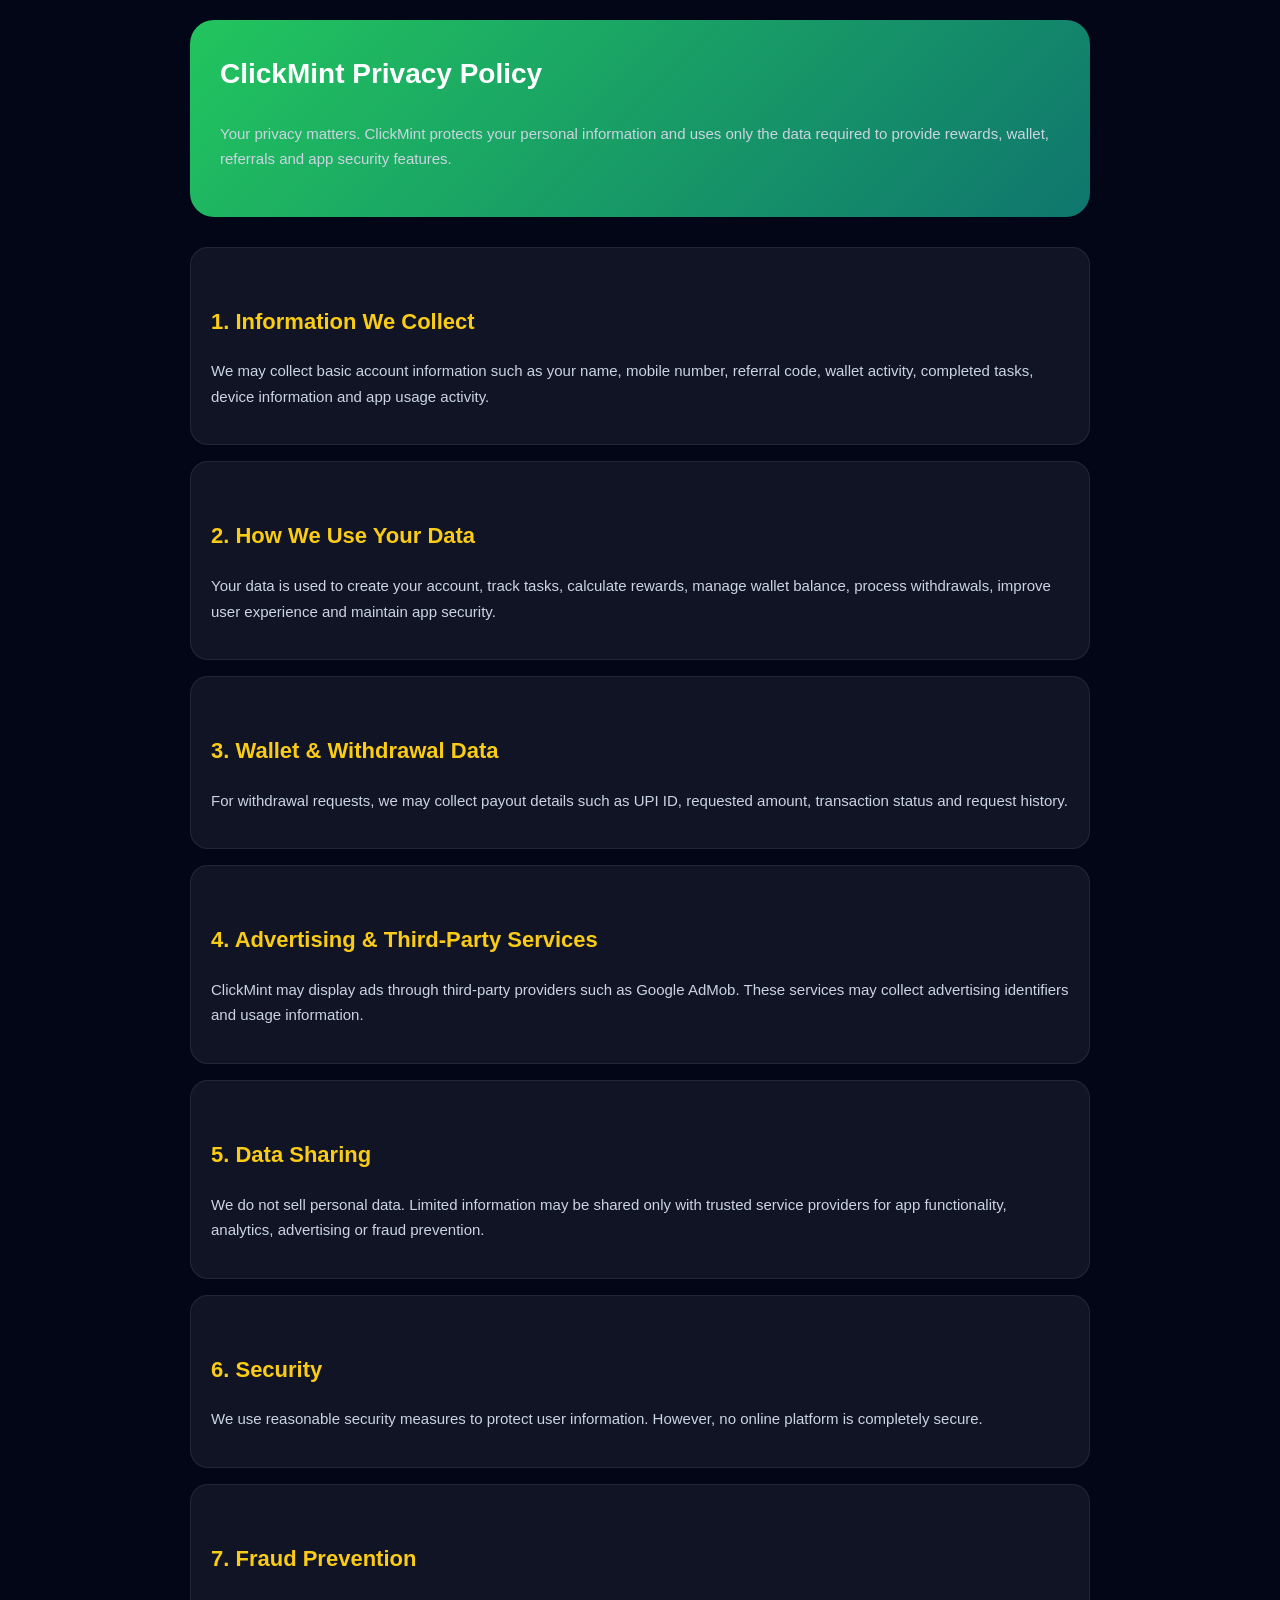
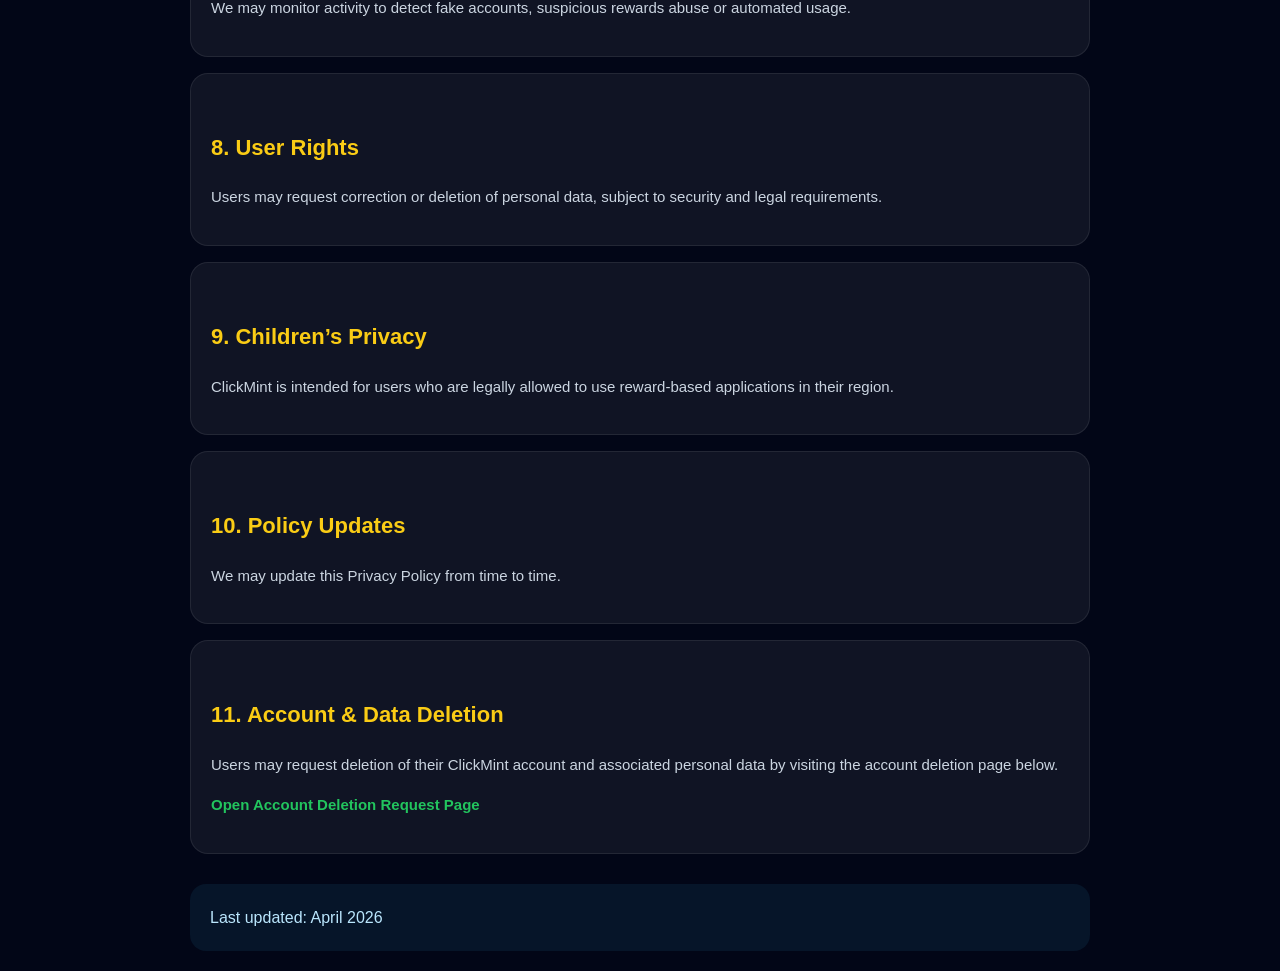
<file: Privacy Policy.html>
<!DOCTYPE html>
<html lang="en">
<head>
  <meta charset="UTF-8" />
  <meta name="viewport" content="width=device-width, initial-scale=1.0" />
  <title>ClickMint Privacy Policy</title>
  

  <style>
    body {
      margin: 0;
      background: #020617;
      color: #e2e8f0;
      font-family: Arial, sans-serif;
      line-height: 1.7;
      padding: 20px;
    }

    .container {
      max-width: 900px;
      margin: auto;
    }

    h1 {
      color: #ffffff;
      font-size: 38px;
      margin-bottom: 10px;
    }

    h2 {
      color: #facc15;
      margin-top: 35px;
      font-size: 22px;
    }

    p {
      color: #cbd5e1;
      font-size: 15px;
    }

    .hero {
      background: linear-gradient(135deg, #22c55e, #0f766e);
      padding: 30px;
      border-radius: 24px;
      margin-bottom: 30px;
    }

    .hero h2 {
      color: white;
      margin-top: 0;
      font-size: 28px;
    }

    .card {
      background: rgba(255,255,255,0.06);
      border: 1px solid rgba(255,255,255,0.08);
      border-radius: 18px;
      padding: 20px;
      margin-bottom: 16px;
    }

    .footer {
      margin-top: 30px;
      padding: 20px;
      border-radius: 16px;
      background: rgba(56,189,248,0.08);
      color: #bae6fd;
    }
  </style>
</head>

<body>
  <div class="container">

    <div class="hero">
      <h2>ClickMint Privacy Policy</h2>
      <p>
        Your privacy matters. ClickMint protects your personal information
        and uses only the data required to provide rewards, wallet,
        referrals and app security features.
      </p>
    </div>

    <div class="card">
      <h2>1. Information We Collect</h2>
      <p>
        We may collect basic account information such as your name,
        mobile number, referral code, wallet activity, completed tasks,
        device information and app usage activity.
      </p>
    </div>

    <div class="card">
      <h2>2. How We Use Your Data</h2>
      <p>
        Your data is used to create your account, track tasks,
        calculate rewards, manage wallet balance, process withdrawals,
        improve user experience and maintain app security.
      </p>
    </div>

    <div class="card">
      <h2>3. Wallet & Withdrawal Data</h2>
      <p>
        For withdrawal requests, we may collect payout details such as
        UPI ID, requested amount, transaction status and request history.
      </p>
    </div>

    <div class="card">
      <h2>4. Advertising & Third-Party Services</h2>
      <p>
        ClickMint may display ads through third-party providers such as
        Google AdMob. These services may collect advertising identifiers
        and usage information.
      </p>
    </div>

    <div class="card">
      <h2>5. Data Sharing</h2>
      <p>
        We do not sell personal data. Limited information may be shared
        only with trusted service providers for app functionality,
        analytics, advertising or fraud prevention.
      </p>
    </div>

    <div class="card">
      <h2>6. Security</h2>
      <p>
        We use reasonable security measures to protect user information.
        However, no online platform is completely secure.
      </p>
    </div>

    <div class="card">
      <h2>7. Fraud Prevention</h2>
      <p>
        We may monitor activity to detect fake accounts, suspicious
        rewards abuse or automated usage.
      </p>
    </div>

    <div class="card">
      <h2>8. User Rights</h2>
      <p>
        Users may request correction or deletion of personal data,
        subject to security and legal requirements.
      </p>
    </div>

    <div class="card">
      <h2>9. Children’s Privacy</h2>
      <p>
        ClickMint is intended for users who are legally allowed to use
        reward-based applications in their region.
      </p>
    </div>

    <div class="card">
      <h2>10. Policy Updates</h2>
      <p>
        We may update this Privacy Policy from time to time.
      </p>
    </div>
<div class="card">
  <h2>11. Account & Data Deletion</h2>

  <p>
    Users may request deletion of their ClickMint account and associated
    personal data by visiting the account deletion page below.
  </p>

  <p>
    <a
      href="./account-deletion.html"
      style="
        color:#22c55e;
        font-weight:bold;
        text-decoration:none;
      "
    >
      Open Account Deletion Request Page
    </a>
  </p>
</div>
    <div class="footer">
      Last updated: April 2026
    </div>

  </div>
</body>
</html>
</file>
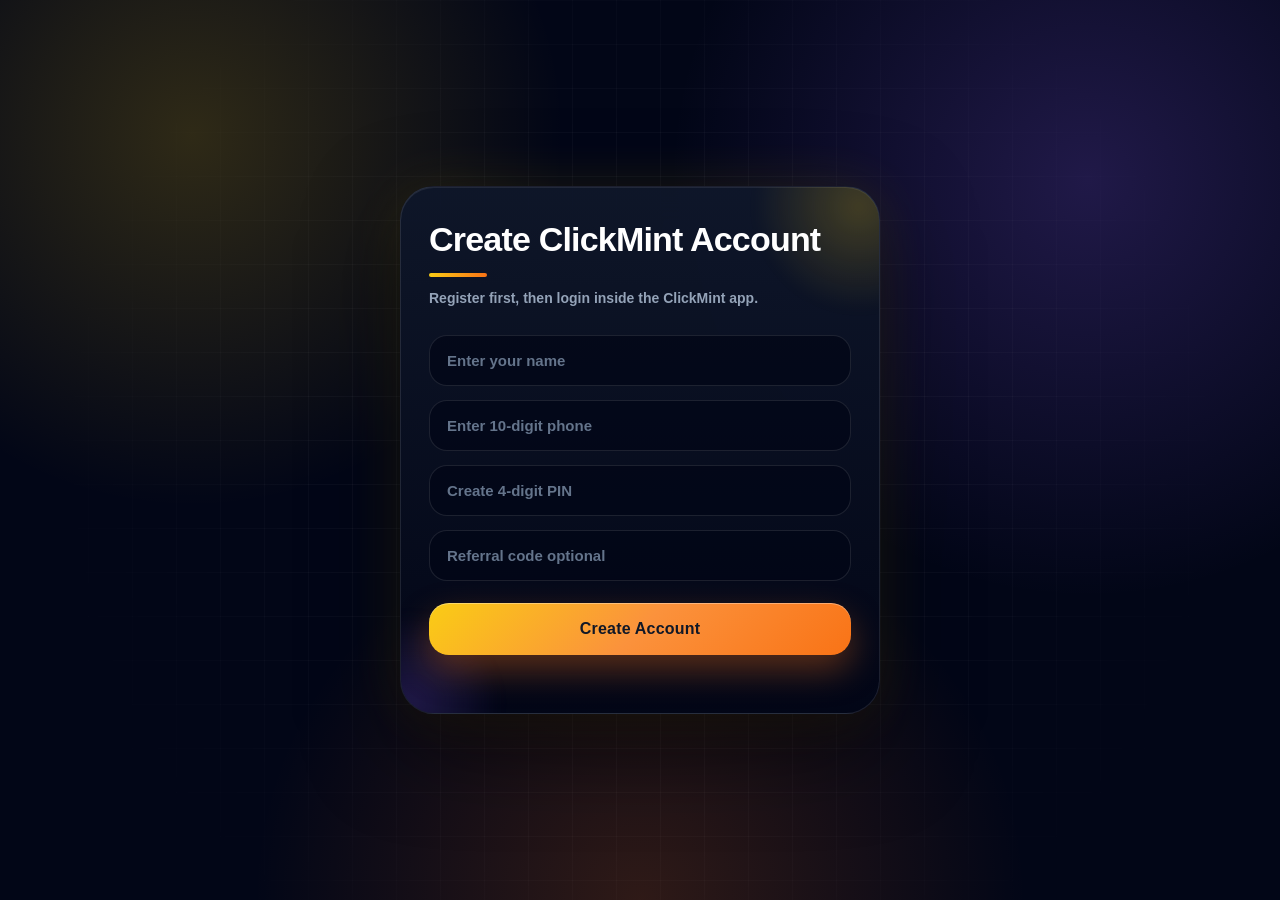
<file: register.html>
<!doctype html>
<html lang="en">
  <head>
    <meta charset="UTF-8" />
    <meta name="viewport" content="width=device-width, initial-scale=1.0" />

    <title>Create ClickMint Account | Register & Start Earning</title>

    <meta
      name="description"
      content="Create your ClickMint account and start earning rewards by playing games, completing tasks, and participating in daily activities."
    />

    <meta
      name="keywords"
      content="clickmint register, clickmint signup, create clickmint account, earn rewards app, android earning app"
    />

    <meta name="author" content="ClickMint" />
    <meta name="robots" content="index, follow" />

    <link rel="canonical" href="https://www.clickmint.live/register.html" />

    <link rel="icon" type="image/png" href="/clickmint.webg" />

    <!-- Open Graph -->
    <meta property="og:type" content="website" />
    <meta
      property="og:url"
      content="https://www.clickmint.live/register.html"
    />
    <meta
      property="og:title"
      content="Create ClickMint Account | Start Earning"
    />
    <meta
      property="og:description"
      content="Register your ClickMint account and start earning reward coins today."
    />
    <meta
      property="og:image"
      content="https://www.clickmint.live/og-image.webg"
    />

    <!-- Twitter -->
    <meta name="twitter:card" content="summary_large_image" />
    <meta
      name="twitter:title"
      content="Create ClickMint Account | Start Earning"
    />
    <meta
      name="twitter:description"
      content="Join ClickMint and start earning rewards."
    />
    <meta
      name="twitter:image"
      content="https://www.clickmint.live/og-image.webg"
    />

    <!-- Schema -->
    <script type="application/ld+json">
      {
        "@context": "https://schema.org",
        "@type": "WebPage",
        "name": "ClickMint Registration",
        "url": "https://www.clickmint.live/register.html",
        "description": "Create your ClickMint account and start earning rewards."
      }
    </script>

    <link rel="stylesheet" href="register.css" />
  </head>
  <body>
    <div class="popup-overlay active">
      <div class="popup-box">
        <h2>Create ClickMint Account</h2>
        <p>Register first, then login inside the ClickMint app.</p>

        <input id="name" placeholder="Enter your name" />
        <input id="phone" placeholder="Enter 10-digit phone" maxlength="10" />
        <input
          id="pin"
          placeholder="Create 4-digit PIN"
          maxlength="4"
          type="password"
        />
        <input id="referralCode" placeholder="Referral code optional" />

        <button class="popup-download" id="registerBtn">Create Account</button>

        <p
          id="msg"
          style="margin-top: 15px; color: #facc15; font-weight: 700"
        ></p>
      </div>
    </div>

    <script>
      const API_BASE = "https://clickmint-backend-ftdj.onrender.com/api";

      const registerBtn = document.getElementById("registerBtn");
      const msg = document.getElementById("msg");
      const referralInput = document.getElementById("referralCode");

      // REFERRAL CODE AUTO FILL
      const urlParams = new URLSearchParams(window.location.search);
      const refCode = urlParams.get("ref");

      if (refCode) {
        referralInput.value = refCode.trim();
        referralInput.readOnly = true;
        referralInput.style.opacity = "0.8";
        referralInput.style.cursor = "not-allowed";
      }

      registerBtn.addEventListener("click", async () => {
        const name = document.getElementById("name").value.trim();
        const phone = document.getElementById("phone").value.trim();
        const pin = document.getElementById("pin").value.trim();
        const referralCode = referralInput.value.trim();

        if (!name) return alert("Please enter your name");

        if (!/^[0-9]{10}$/.test(phone)) {
          return alert("Please enter valid 10-digit phone number");
        }

        if (!/^[0-9]{4}$/.test(pin)) {
          return alert("Please create valid 4-digit PIN");
        }

        try {
          registerBtn.disabled = true;
          registerBtn.innerHTML = "Creating Account...";

          const res = await fetch(`${API_BASE}/auth/register`, {
            method: "POST",
            headers: {
              "Content-Type": "application/json",
            },
            body: JSON.stringify({
              name,
              phone,
              pin,
              referralCode,
            }),
          });

          const data = await res.json();

          if (!res.ok) {
            throw new Error(data?.message || "Registration failed");
          }

          msg.innerHTML = `
        <div style="
          background:rgba(34,197,94,0.10);
          border:1px solid rgba(34,197,94,0.25);
          padding:18px;
          border-radius:20px;
          color:#bbf7d0;
          line-height:1.8;
        ">
          <div style="font-size:18px;font-weight:800;margin-bottom:10px;">
            🎉 Account Created Successfully
          </div>

          <div style="font-size:14px;color:#d1fae5;margin-bottom:18px;">
            Your ClickMint account is ready.<br>
            Now download the app and login using your phone number & PIN.
          </div>

          <a
            href="https://www.mediafire.com/file/le3o8qyex4xosug/ClickMint1.0.7.apk/file"
            target="_blank"
            style="
              display:inline-block;
              width:100%;
              text-align:center;
              padding:16px 20px;
              border-radius:16px;
              background:linear-gradient(135deg,#facc15,#f97316);
              color:#111827;
              font-size:15px;
              font-weight:900;
              text-decoration:none;
              box-shadow:0 10px 25px rgba(249,115,22,0.35);
            "
          >
            ⬇ Download ClickMint APK
          </a>
        </div>
      `;

          document.getElementById("name").value = "";
          document.getElementById("phone").value = "";
          document.getElementById("pin").value = "";

          if (!refCode) {
            referralInput.value = "";
          }
        } catch (err) {
          alert(err.message || "Something went wrong");
        } finally {
          registerBtn.disabled = false;
          registerBtn.innerHTML = "Create Account";
        }
      });
    </script>
  </body>
</html>
</file>
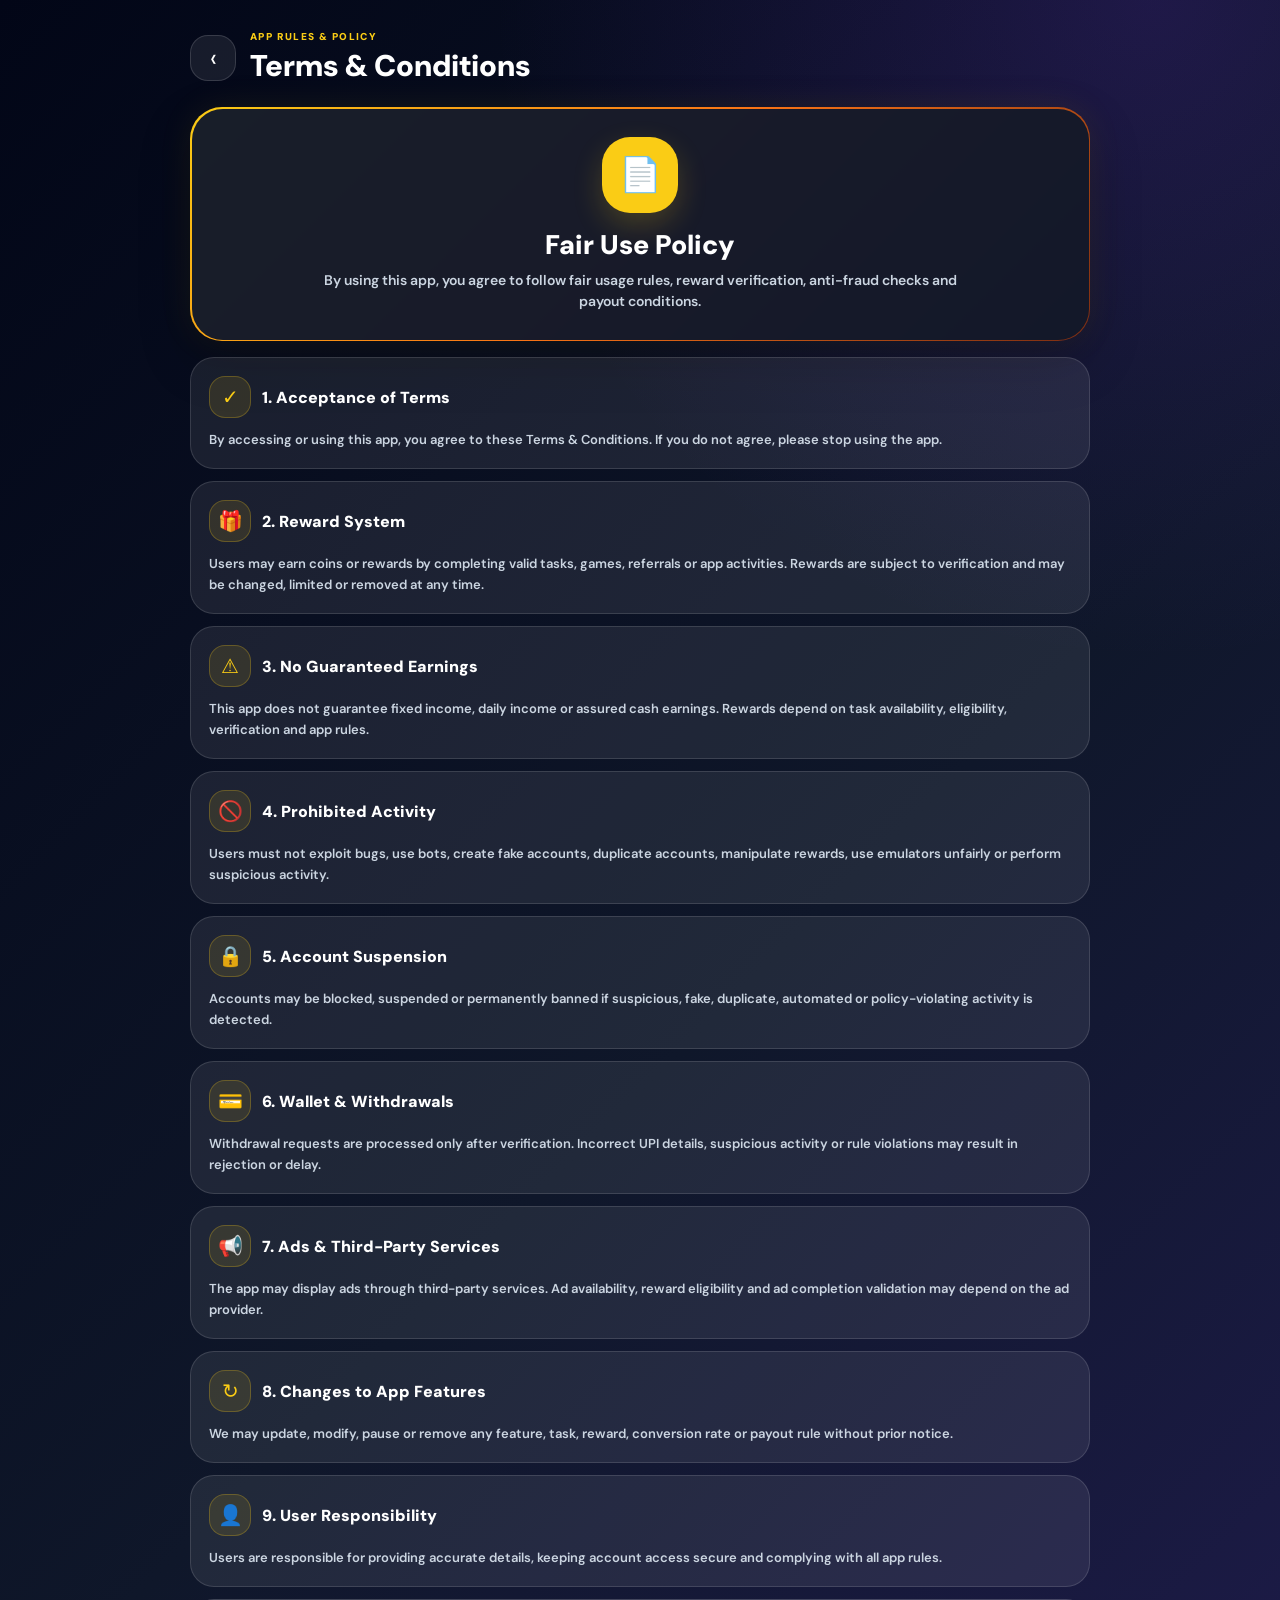
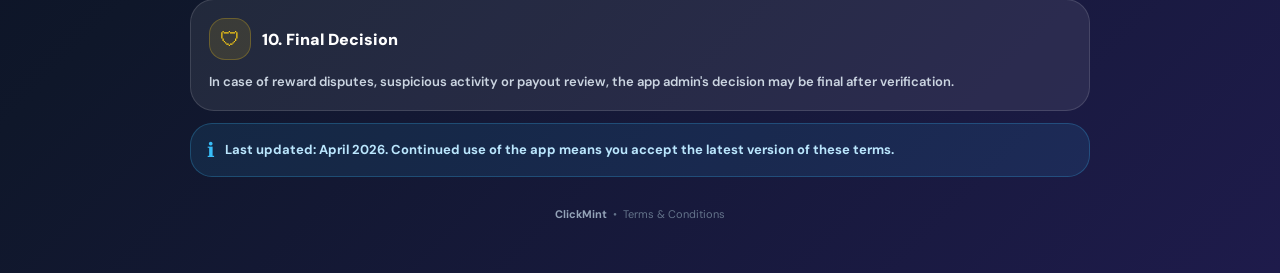
<file: term.html>
<!doctype html>
<html lang="en">
  <head>
    <meta charset="UTF-8" />
    <meta name="viewport" content="width=device-width, initial-scale=1.0" />

    <title>ClickMint - Terms & Conditions</title>

    <meta
      name="description"
      content="Read ClickMint Terms & Conditions, fair usage rules, reward verification, account policies and withdrawal conditions."
    />

    <link rel="preconnect" href="https://fonts.googleapis.com" />
    <link rel="preconnect" href="https://fonts.gstatic.com" crossorigin />

    <link
      href="https://fonts.googleapis.com/css2?family=DM+Sans:wght@400;500;600;700;800;900&display=swap"
      rel="stylesheet"
    />

    <style>
      * {
        box-sizing: border-box;
        margin: 0;
        padding: 0;
      }

      html {
        scroll-behavior: smooth;
      }

      body {
        min-height: 100vh;
        font-family: "DM Sans", sans-serif;
        color: #fff;

        background:
          radial-gradient(
            circle at 90% 0%,
            rgba(124, 58, 237, 0.18),
            transparent 30%
          ),
          linear-gradient(135deg, #020617 0%, #0f172a 55%, #1e1b4b 100%);

        overflow-x: hidden;
      }

      /* =========================================
       PAGE
    ========================================= */

      .terms-page {
        min-height: 100vh;
        padding: 30px 18px 50px;
      }

      .terms-container {
        width: 100%;
        max-width: 900px;
        margin: 0 auto;
      }

      /* =========================================
       HEADER
    ========================================= */

      .terms-header {
        display: flex;
        align-items: center;
        gap: 14px;

        margin-bottom: 22px;
      }

      .back-btn {
        width: 46px;
        height: 46px;

        flex-shrink: 0;

        display: flex;
        align-items: center;
        justify-content: center;

        border-radius: 18px;

        color: #fff;
        text-decoration: none;

        background: rgba(255, 255, 255, 0.08);

        border: 1px solid rgba(255, 255, 255, 0.14);

        font-size: 26px;

        transition:
          background 0.2s ease,
          transform 0.2s ease,
          border-color 0.2s ease;
      }

      .back-btn:hover {
        background: rgba(255, 255, 255, 0.14);
        border-color: rgba(255, 255, 255, 0.25);
        transform: translateX(-2px);
      }

      .header-text {
        flex: 1;
      }

      .kicker {
        color: #facc15;

        font-size: 10px;
        font-weight: 900;

        letter-spacing: 1.4px;
      }

      .title {
        color: #fff;

        font-size: 30px;
        font-weight: 900;

        margin-top: 3px;
      }

      /* =========================================
       HERO
    ========================================= */

      .hero-border {
        border-radius: 32px;

        padding: 1.5px;

        margin-bottom: 16px;

        background: linear-gradient(135deg, #facc15, #f97316, #7c2d12);

        box-shadow:
          0 20px 50px rgba(0, 0, 0, 0.25),
          0 0 35px rgba(250, 204, 21, 0.08);
      }

      .hero-card {
        border-radius: 31px;

        padding: 28px;

        display: flex;
        flex-direction: column;
        align-items: center;

        text-align: center;

        background: rgba(15, 23, 42, 0.96);
      }

      .hero-icon {
        width: 76px;
        height: 76px;

        display: flex;
        align-items: center;
        justify-content: center;

        border-radius: 28px;

        background: #facc15;

        color: #111827;

        font-size: 34px;

        margin-bottom: 14px;

        box-shadow: 0 12px 30px rgba(250, 204, 21, 0.2);
      }

      .hero-title {
        color: #fff;

        font-size: 27px;
        font-weight: 900;
      }

      .hero-text {
        max-width: 650px;

        color: #cbd5e1;

        font-size: 14px;
        line-height: 21px;

        margin-top: 8px;

        font-weight: 600;
      }

      /* =========================================
       TERMS CARD
    ========================================= */

      .terms-card {
        border-radius: 24px;

        padding: 18px;

        background: rgba(255, 255, 255, 0.08);

        border: 1px solid rgba(255, 255, 255, 0.13);

        margin-bottom: 12px;

        transition:
          transform 0.2s ease,
          border-color 0.2s ease,
          background 0.2s ease;
      }

      .terms-card:hover {
        transform: translateY(-2px);

        background: rgba(255, 255, 255, 0.095);

        border-color: rgba(250, 204, 21, 0.22);
      }

      .card-header {
        display: flex;
        align-items: center;

        margin-bottom: 11px;
      }

      .card-icon {
        width: 42px;
        height: 42px;

        flex-shrink: 0;

        display: flex;
        align-items: center;
        justify-content: center;

        border-radius: 16px;

        background: rgba(250, 204, 21, 0.11);

        border: 1px solid rgba(250, 204, 21, 0.25);

        color: #facc15;

        font-size: 20px;

        margin-right: 11px;
      }

      .card-title {
        flex: 1;

        color: #fff;

        font-size: 16px;
        font-weight: 900;
      }

      .card-text {
        color: #cbd5e1;

        font-size: 13px;
        line-height: 21px;

        font-weight: 600;
      }

      /* =========================================
       NOTE
    ========================================= */

      .note-box {
        display: flex;
        align-items: flex-start;

        gap: 10px;

        border-radius: 22px;

        padding: 16px;

        background: rgba(56, 189, 248, 0.1);

        border: 1px solid rgba(56, 189, 248, 0.25);

        margin-top: 4px;
      }

      .note-icon {
        flex-shrink: 0;

        color: #38bdf8;

        font-size: 20px;
        line-height: 20px;
      }

      .note-text {
        flex: 1;

        color: #bae6fd;

        font-size: 13px;
        line-height: 20px;

        font-weight: 700;
      }

      /* =========================================
       FOOTER
    ========================================= */

      .terms-footer {
        text-align: center;

        margin-top: 28px;

        color: #64748b;

        font-size: 11px;
        line-height: 18px;
      }

      .terms-footer strong {
        color: #94a3b8;
      }

      /* =========================================
       MOBILE
    ========================================= */

      @media (max-width: 600px) {
        .terms-page {
          padding: 20px 12px 40px;
        }

        .terms-header {
          gap: 12px;
          margin-bottom: 18px;
        }

        .back-btn {
          width: 44px;
          height: 44px;
          border-radius: 16px;
        }

        .title {
          font-size: 25px;
        }

        .hero-card {
          padding: 24px 18px;
        }

        .hero-title {
          font-size: 24px;
        }

        .hero-text {
          font-size: 13px;
          line-height: 20px;
        }

        .terms-card {
          padding: 16px;
          border-radius: 21px;
        }

        .card-title {
          font-size: 15px;
        }

        .card-text {
          font-size: 12px;
          line-height: 20px;
        }

        .card-icon {
          width: 40px;
          height: 40px;
          border-radius: 14px;
        }
      }

      @media (max-width: 380px) {
        .title {
          font-size: 22px;
        }

        .hero-title {
          font-size: 22px;
        }

        .hero-icon {
          width: 68px;
          height: 68px;
          border-radius: 24px;
        }

        .hero-text {
          font-size: 12px;
        }
      }
    </style>
  </head>

  <body>
    <main class="terms-page">
      <div class="terms-container">
        <!-- HEADER -->

        <header class="terms-header">
          <a
            href="javascript:history.back()"
            class="back-btn"
            aria-label="Go back"
          >
            ‹
          </a>

          <div class="header-text">
            <div class="kicker">APP RULES &amp; POLICY</div>
            <h1 class="title">Terms &amp; Conditions</h1>
          </div>
        </header>

        <!-- HERO -->

        <section class="hero-border">
          <div class="hero-card">
            <div class="hero-icon">📄</div>

            <h2 class="hero-title">Fair Use Policy</h2>

            <p class="hero-text">
              By using this app, you agree to follow fair usage rules, reward
              verification, anti-fraud checks and payout conditions.
            </p>
          </div>
        </section>

        <!-- TERMS -->

        <section class="terms-list">
          <article class="terms-card">
            <div class="card-header">
              <div class="card-icon">✓</div>

              <h2 class="card-title">1. Acceptance of Terms</h2>
            </div>

            <p class="card-text">
              By accessing or using this app, you agree to these Terms &amp;
              Conditions. If you do not agree, please stop using the app.
            </p>
          </article>

          <article class="terms-card">
            <div class="card-header">
              <div class="card-icon">🎁</div>

              <h2 class="card-title">2. Reward System</h2>
            </div>

            <p class="card-text">
              Users may earn coins or rewards by completing valid tasks, games,
              referrals or app activities. Rewards are subject to verification
              and may be changed, limited or removed at any time.
            </p>
          </article>

          <article class="terms-card">
            <div class="card-header">
              <div class="card-icon">⚠</div>

              <h2 class="card-title">3. No Guaranteed Earnings</h2>
            </div>

            <p class="card-text">
              This app does not guarantee fixed income, daily income or assured
              cash earnings. Rewards depend on task availability, eligibility,
              verification and app rules.
            </p>
          </article>

          <article class="terms-card">
            <div class="card-header">
              <div class="card-icon">🚫</div>

              <h2 class="card-title">4. Prohibited Activity</h2>
            </div>

            <p class="card-text">
              Users must not exploit bugs, use bots, create fake accounts,
              duplicate accounts, manipulate rewards, use emulators unfairly or
              perform suspicious activity.
            </p>
          </article>

          <article class="terms-card">
            <div class="card-header">
              <div class="card-icon">🔒</div>

              <h2 class="card-title">5. Account Suspension</h2>
            </div>

            <p class="card-text">
              Accounts may be blocked, suspended or permanently banned if
              suspicious, fake, duplicate, automated or policy-violating
              activity is detected.
            </p>
          </article>

          <article class="terms-card">
            <div class="card-header">
              <div class="card-icon">💳</div>

              <h2 class="card-title">6. Wallet &amp; Withdrawals</h2>
            </div>

            <p class="card-text">
              Withdrawal requests are processed only after verification.
              Incorrect UPI details, suspicious activity or rule violations may
              result in rejection or delay.
            </p>
          </article>

          <article class="terms-card">
            <div class="card-header">
              <div class="card-icon">📢</div>

              <h2 class="card-title">7. Ads &amp; Third-Party Services</h2>
            </div>

            <p class="card-text">
              The app may display ads through third-party services. Ad
              availability, reward eligibility and ad completion validation may
              depend on the ad provider.
            </p>
          </article>

          <article class="terms-card">
            <div class="card-header">
              <div class="card-icon">↻</div>

              <h2 class="card-title">8. Changes to App Features</h2>
            </div>

            <p class="card-text">
              We may update, modify, pause or remove any feature, task, reward,
              conversion rate or payout rule without prior notice.
            </p>
          </article>

          <article class="terms-card">
            <div class="card-header">
              <div class="card-icon">👤</div>

              <h2 class="card-title">9. User Responsibility</h2>
            </div>

            <p class="card-text">
              Users are responsible for providing accurate details, keeping
              account access secure and complying with all app rules.
            </p>
          </article>

          <article class="terms-card">
            <div class="card-header">
              <div class="card-icon">🛡</div>

              <h2 class="card-title">10. Final Decision</h2>
            </div>

            <p class="card-text">
              In case of reward disputes, suspicious activity or payout review,
              the app admin's decision may be final after verification.
            </p>
          </article>

          <!-- LAST UPDATED -->

          <div class="note-box">
            <div class="note-icon">ℹ</div>

            <p class="note-text">
              Last updated: April 2026. Continued use of the app means you
              accept the latest version of these terms.
            </p>
          </div>
        </section>

        <footer class="terms-footer">
          <strong>ClickMint</strong> &nbsp;•&nbsp; Terms &amp; Conditions
        </footer>
      </div>
    </main>
  </body>
</html>
</file>
<file: register.css>
* {
  margin: 0;
  padding: 0;
  box-sizing: border-box;
}

body {
  font-family: "DM Sans", sans-serif;
  min-height: 100vh;
  overflow-x: hidden;
  padding: 20px;
  display: flex;
  align-items: center;
  justify-content: center;
  color: #fff;
  background:
    radial-gradient(
      circle at 15% 15%,
      rgba(250, 204, 21, 0.18),
      transparent 28%
    ),
    radial-gradient(
      circle at 85% 20%,
      rgba(139, 92, 246, 0.22),
      transparent 32%
    ),
    radial-gradient(
      circle at 50% 100%,
      rgba(249, 115, 22, 0.18),
      transparent 35%
    ),
    #020617;
}

body::before {
  content: "";
  position: fixed;
  inset: 0;
  background-image:
    linear-gradient(rgba(255, 255, 255, 0.035) 1px, transparent 1px),
    linear-gradient(90deg, rgba(255, 255, 255, 0.035) 1px, transparent 1px);
  background-size: 44px 44px;
  mask-image: radial-gradient(circle at center, black 35%, transparent 80%);
  pointer-events: none;
}

.popup-overlay {
  width: 100%;
  max-width: 480px;
  position: relative;
  z-index: 2;
}

.popup-box {
  position: relative;
  overflow: hidden;
  width: 100%;
  padding: 34px 28px;
  border-radius: 34px;
  background: linear-gradient(
    180deg,
    rgba(15, 23, 42, 0.96),
    rgba(2, 6, 23, 0.98)
  );
  border: 1px solid rgba(255, 255, 255, 0.1);
  box-shadow:
    0 30px 90px rgba(0, 0, 0, 0.55),
    0 0 55px rgba(250, 204, 21, 0.12),
    inset 0 1px 0 rgba(255, 255, 255, 0.08);
  backdrop-filter: blur(18px);
}

.popup-box::before {
  content: "";
  position: absolute;
  width: 220px;
  height: 220px;
  right: -90px;
  top: -90px;
  border-radius: 50%;
  background: radial-gradient(
    circle,
    rgba(250, 204, 21, 0.22),
    transparent 68%
  );
  filter: blur(6px);
}

.popup-box::after {
  content: "";
  position: absolute;
  width: 180px;
  height: 180px;
  left: -80px;
  bottom: -80px;
  border-radius: 50%;
  background: radial-gradient(
    circle,
    rgba(139, 92, 246, 0.22),
    transparent 70%
  );
  filter: blur(8px);
}

.popup-box h2 {
  position: relative;
  z-index: 2;
  font-size: 34px;
  line-height: 1.1;
  font-weight: 900;
  letter-spacing: -0.8px;
  margin-bottom: 10px;
}

.popup-box h2::after {
  content: "";
  display: block;
  width: 58px;
  height: 4px;
  margin-top: 14px;
  border-radius: 999px;
  background: linear-gradient(90deg, #facc15, #f97316);
}

.popup-box p {
  position: relative;
  z-index: 2;
  color: #94a3b8;
  font-size: 14px;
  font-weight: 600;
  line-height: 1.7;
  margin-bottom: 24px;
}

.popup-box input {
  position: relative;
  z-index: 2;
  width: 100%;
  margin-bottom: 14px;
  padding: 16px 17px;
  border-radius: 18px;
  border: 1px solid rgba(255, 255, 255, 0.1);
  outline: none;
  background: rgba(2, 6, 23, 0.72);
  color: #fff;
  font-size: 15px;
  font-weight: 700;
  transition: 0.25s ease;
}

.popup-box input::placeholder {
  color: #64748b;
}

.popup-box input:focus {
  border-color: rgba(250, 204, 21, 0.85);
  box-shadow:
    0 0 0 4px rgba(250, 204, 21, 0.09),
    0 8px 24px rgba(0, 0, 0, 0.25);
  transform: translateY(-1px);
}

.popup-download {
  position: relative;
  z-index: 2;
  width: 100%;
  margin-top: 8px;
  padding: 17px 18px;
  border: none;
  border-radius: 20px;
  cursor: pointer;
  background: linear-gradient(135deg, #facc15, #fb923c, #f97316);
  color: #111827;
  font-size: 16px;
  font-weight: 900;
  letter-spacing: 0.2px;
  box-shadow:
    0 15px 35px rgba(249, 115, 22, 0.35),
    inset 0 1px 0 rgba(255, 255, 255, 0.35);
  transition: 0.25s ease;
}

.popup-download:hover {
  transform: translateY(-2px);
  box-shadow:
    0 22px 46px rgba(249, 115, 22, 0.46),
    inset 0 1px 0 rgba(255, 255, 255, 0.35);
}

.popup-download:disabled {
  opacity: 0.65;
  cursor: not-allowed;
  transform: none;
}

#msg {
  position: relative;
  z-index: 2;
  margin-top: 18px;
  text-align: center;
  color: #facc15;
  font-size: 14px;
  font-weight: 800;
  line-height: 1.6;
}

.security-note {
  position: relative;
  z-index: 2;
  margin-top: 18px;
  padding: 14px;
  border-radius: 18px;
  background: rgba(34, 197, 94, 0.09);
  border: 1px solid rgba(34, 197, 94, 0.22);
  color: #bbf7d0;
  font-size: 13px;
  font-weight: 700;
  line-height: 1.7;
}

@media (max-width: 520px) {
  body {
    padding: 14px;
    align-items: flex-start;
    padding-top: 32px;
  }

  .popup-box {
    padding: 28px 20px;
    border-radius: 28px;
  }

  .popup-box h2 {
    font-size: 29px;
  }

  .popup-box input {
    padding: 15px 15px;
  }

  .popup-download {
    padding: 16px;
  }
}
</file>
